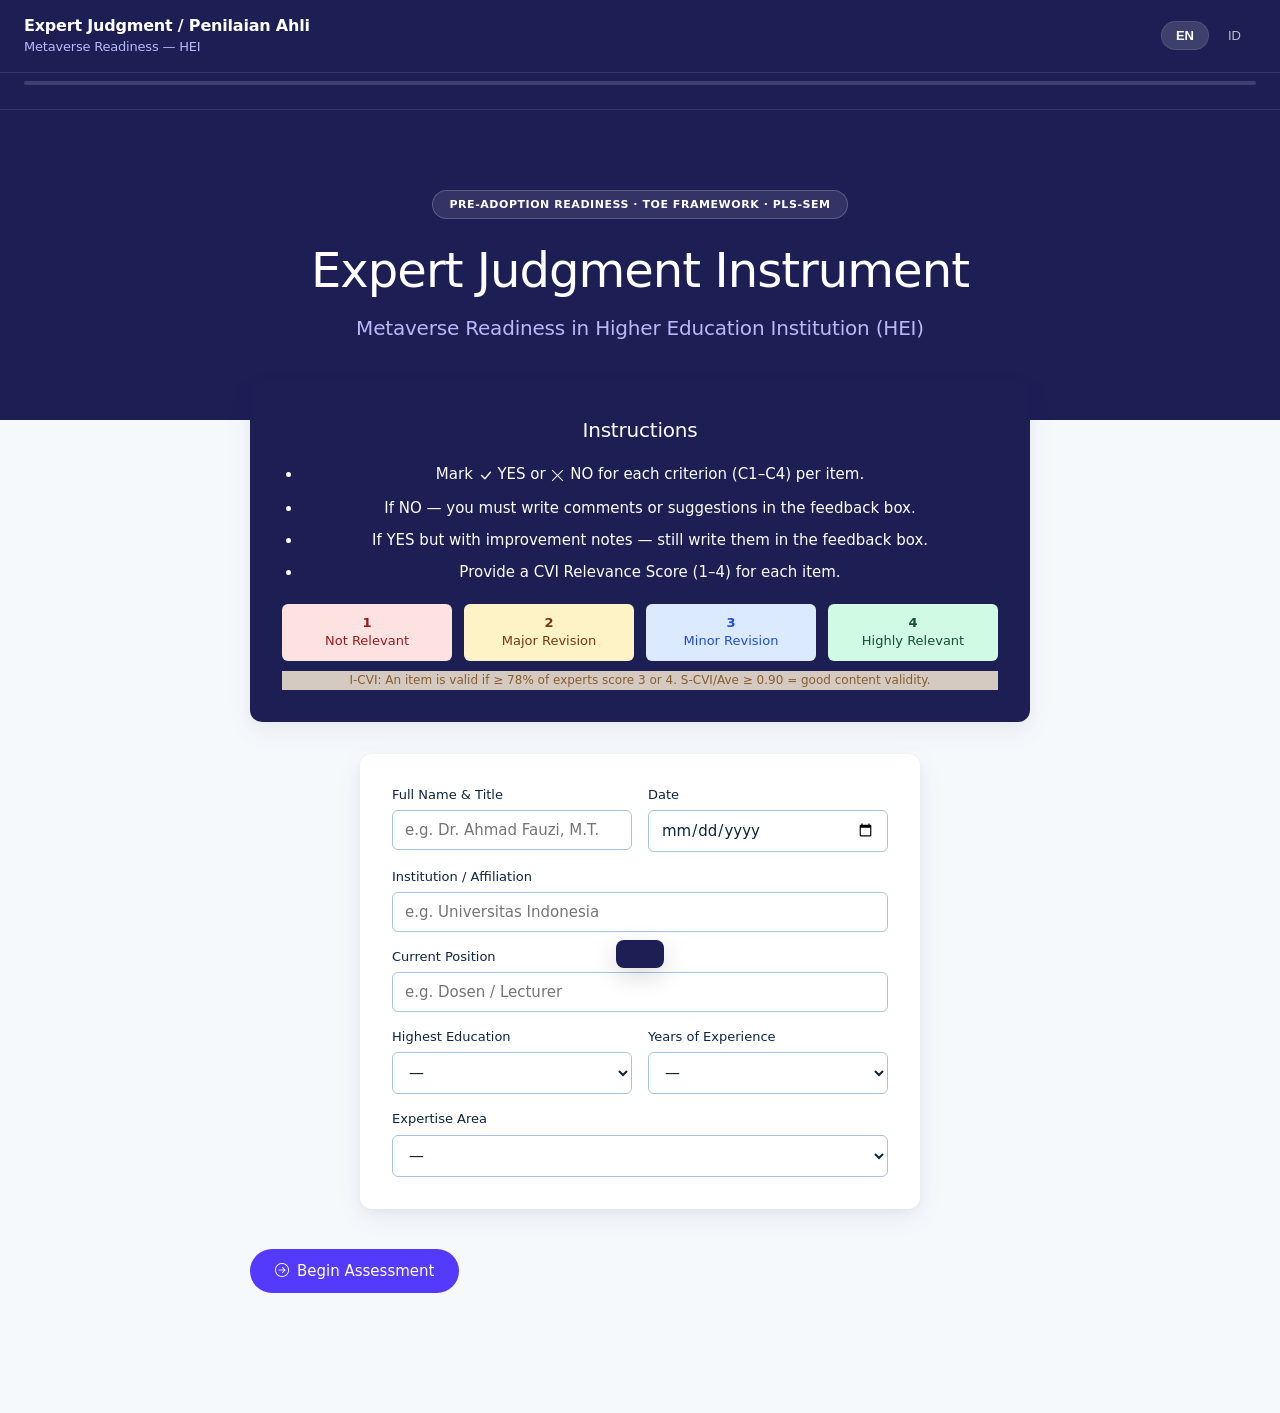
<file: expert.html>
<!DOCTYPE html>
<html lang="en">
<head>
<meta charset="UTF-8">
<meta name="viewport" content="width=device-width, initial-scale=1.0">
<title>Expert Judgment — Metaverse Readiness HEI</title>
<link href="https://fonts.googleapis.com/css2?family=DM+Serif+Display:ital@0;1&family=DM+Sans:wght@300;400;500;600&display=swap" rel="stylesheet">
<link rel="stylesheet" href="https://cdn.jsdelivr.net/npm/bootstrap-icons@1.11.1/font/bootstrap-icons.css">
<script src="config.js"></script>
<style>
/* ── Reset & Variables (Stripe Design System) ───────────────────────── */
*, *::before, *::after { box-sizing: border-box; margin: 0; padding: 0; }

:root {
  --primary: #533afd;
  --primary-press: #2e2b8c;
  --primary-subdued: #b9b9f9;
  --primary-deep: #4434d4;
  --brand-dark: #1c1e54;
  --ink: #0d253d;
  --ink-secondary: #273951;
  --ink-mute: #64748d;
  --canvas: #ffffff;
  --canvas-soft: #f6f9fc;
  --canvas-cream: #f5e9d4;
  --hairline: #e3e8ee;
  --hairline-input: #a8c3de;
  --ruby: #ea2261;
  --green: #15803D;
  --amber: #9b6829;
  --yes-bg: #F0FFF4;
  --no-bg: #FFF1F2;
  /* Specific Dimension colors unified to Stripe palette, or we can use slight tints */
  --T: var(--primary);
  --O: var(--primary-deep);
  --E: var(--brand-dark);
  --purple: var(--ruby);
  --border: var(--hairline);
  --text: var(--ink);
  --bg: var(--canvas-soft);
  --card: var(--canvas);
}

body {
  font-family: -apple-system, BlinkMacSystemFont, 'SF Pro Display', system-ui, sans-serif;
  background: var(--bg);
  color: var(--text);
  min-height: 100vh;
  font-feature-settings: "ss01";
  line-height: 1.4;
  -webkit-font-smoothing: antialiased;
}

/* ── Layout ─────────────────────────────────────────────────────────── */
.shell {
  max-width: 860px;
  margin: 0 auto;
  padding: 0 16px 80px;
  position: relative;
  z-index: 10;
}

body::before {
  content: "";
  position: absolute;
  top: 0; left: 0; right: 0;
  height: 420px;
  background: var(--brand-dark);
  z-index: 0;
}

/* ── Top bar ─────────────────────────────────────────────────────────── */
.topbar {
  background: var(--brand-dark);
  color: var(--canvas);
  padding: 16px 24px;
  display: flex;
  align-items: center;
  justify-content: space-between;
  position: sticky;
  top: 0;
  z-index: 100;
  border-bottom: 1px solid rgba(255,255,255,0.1);
}
.topbar-title { 
  font-size: 16px; 
  font-weight: 600;
  line-height: 1.3; 
  letter-spacing: -0.2px;
}
.topbar-title span { 
  display: block; 
  font-weight: 400; 
  font-size: 13px; 
  color: var(--primary-subdued); 
  margin-top: 2px; 
}
.lang-toggle { display: flex; gap: 4px; }
.lang-btn {
  padding: 6px 14px; 
  border-radius: 9999px; 
  border: 1px solid transparent;
  background: transparent; 
  color: rgba(255,255,255,0.7); 
  font-size: 13px; 
  font-weight: 500;
  cursor: pointer; 
  transition: all .2s;
}
.lang-btn.active { 
  background: rgba(255,255,255,0.15); 
  color: var(--canvas); 
  font-weight: 600; 
  border-color: rgba(255,255,255,0.1);
}

/* ── Progress bar ────────────────────────────────────────────────────── */
.progress-wrap { 
  background: var(--brand-dark); 
  padding: 8px 24px 16px; 
  position: sticky; 
  top: 65px; 
  z-index: 99; 
  border-bottom: 1px solid rgba(255,255,255,0.1);
}
.progress-bar-bg { 
  background: rgba(255,255,255,0.15); 
  border-radius: 99px; 
  height: 4px; 
}
.progress-bar-fill { 
  height: 100%; 
  border-radius: 99px; 
  background: var(--primary-subdued); 
  transition: width .4s ease; 
}
.progress-label { 
  color: var(--primary-subdued); 
  font-size: 11px; 
  margin-top: 8px; 
  font-weight: 500;
  text-transform: uppercase;
  letter-spacing: 0.5px;
}

/* ── Cover / Intro ───────────────────────────────────────────────────── */
.cover {
  text-align: center;
  padding: 80px 24px 40px;
  position: relative;
  z-index: 10;
}
.cover-badge {
  display: inline-block;
  background: rgba(255,255,255,0.1);
  color: var(--canvas);
  border: 1px solid rgba(255,255,255,0.2);
  font-size: 11px;
  letter-spacing: 0.05em;
  text-transform: uppercase;
  padding: 6px 16px;
  border-radius: 9999px;
  margin-bottom: 24px;
  font-weight: 600;
}
.cover h1 {
  font-size: 48px;
  font-weight: 300;
  color: var(--canvas);
  line-height: 1.15;
  letter-spacing: -0.96px;
  margin-bottom: 16px;
}
.cover h2 {
  font-size: 20px;
  font-weight: 300;
  color: var(--primary-subdued);
  line-height: 1.4;
  letter-spacing: -0.2px;
  margin-bottom: 40px;
}
.cover-meta {
  display: grid;
  grid-template-columns: 1fr 1fr;
  gap: 16px;
  max-width: 560px;
  margin: 0 auto 40px;
  text-align: left;
  background: var(--canvas);
  padding: 32px;
  border-radius: 12px;
  box-shadow: rgba(0,55,112,0.08) 0 8px 24px, rgba(0,55,112,0.04) 0 2px 6px;
}
.cover-meta label { 
  font-size: 13px; 
  color: var(--ink); 
  font-weight: 500; 
  margin-bottom: 6px; 
  display: block; 
}
.cover-meta input, .cover-meta select {
  width: 100%;
  padding: 10px 12px;
  border: 1px solid var(--hairline-input);
  border-radius: 6px;
  font-family: inherit;
  font-size: 15px;
  background: var(--canvas);
  color: var(--ink);
  transition: all .2s;
}
.cover-meta input:focus, .cover-meta select:focus {
  outline: none; 
  border-color: var(--primary);
  box-shadow: 0 0 0 3px rgba(83, 58, 253, 0.15);
}
.cover-meta .full { grid-column: 1/-1; }

/* ── Instructions box ────────────────────────────────────────────────── */
.instr-box {
  background: var(--brand-dark);
  color: var(--canvas);
  border-radius: 12px;
  padding: 32px;
  margin: 0 0 32px;
  font-size: 15px;
  line-height: 1.6;
  box-shadow: rgba(0,55,112,0.08) 0 8px 24px;
}
.instr-box h3 { 
  font-size: 20px; 
  font-weight: 300; 
  margin-bottom: 16px; 
  letter-spacing: -0.2px;
}
.instr-box li { margin-left: 20px; margin-bottom: 8px; }
.scale-grid {
  display: grid; grid-template-columns: repeat(4,1fr); gap: 12px; margin-top: 20px;
}
.scale-chip {
  border-radius: 6px; padding: 10px; text-align: center;
  font-size: 13px; font-weight: 500; line-height: 1.4;
  background: rgba(255,255,255,0.1);
}

/* ── Section header ──────────────────────────────────────────────────── */
.section-hdr {
  border-radius: 8px;
  padding: 16px 20px;
  margin: 40px 0 20px;
  color: var(--canvas);
  font-weight: 500;
  font-size: 16px;
  letter-spacing: 0;
  background: var(--brand-dark);
}
.dim-T { background: var(--primary); }
.dim-O { background: var(--primary-deep); }
.dim-E { background: var(--ink-secondary); }
.dim-DV { background: var(--brand-dark); }
.dim-overall { background: var(--brand-dark); }

/* ── Construct sub-header ────────────────────────────────────────────── */
.con-hdr {
  border-radius: 8px;
  padding: 12px 16px;
  margin: 24px 0 12px;
  font-size: 15px;
  font-weight: 600;
  color: var(--ink);
  background: var(--hairline);
  display: flex;
  align-items: baseline;
  gap: 10px;
}
.con-hdr .con-def {
  font-weight: 400;
  font-size: 13px;
  color: var(--ink-mute);
  display: block;
  margin-top: 4px;
  line-height: 1.5;
}

/* ── Item card ───────────────────────────────────────────────────────── */
.item-card {
  background: var(--card);
  border: 1px solid var(--border);
  border-radius: 12px;
  padding: 24px;
  margin-bottom: 16px;
  transition: box-shadow .2s, border-color .2s;
  box-shadow: rgba(0,55,112,0.08) 0 1px 3px;
}
.item-card:hover { box-shadow: rgba(0,55,112,0.08) 0 8px 24px, rgba(0,55,112,0.04) 0 2px 6px; }
.item-card.answered { border-color: var(--primary); }
.item-card.error-state { border-color: var(--ruby); box-shadow: 0 0 0 3px rgba(234, 34, 97, 0.1); }

.item-code { 
  display: inline-block;
  background: var(--canvas-soft);
  padding: 4px 8px;
  border-radius: 6px;
  font-size: 11px; 
  font-weight: 600; 
  letter-spacing: 0.05em; 
  color: var(--ink-mute); 
  margin-bottom: 12px; 
}
.item-name { font-weight: 500; font-size: 18px; color: var(--ink); margin-bottom: 8px; letter-spacing: -0.2px; }
.item-def  { 
  font-size: 14px; 
  color: var(--ink-mute); 
  line-height: 1.6; 
  margin-bottom: 20px; 
  padding: 12px 16px; 
  background: var(--canvas-soft); 
  border-radius: 8px; 
  border-left: 3px solid var(--primary-subdued); 
}
.item-def strong { color: var(--ink); font-size: 11px; text-transform: uppercase; letter-spacing: 0.05em; display: block; margin-bottom: 4px; font-weight: 600; }

/* ── Criteria grid ───────────────────────────────────────────────────── */
.criteria-table {
  width: 100%;
  border-collapse: separate;
  border-spacing: 0;
  margin-bottom: 0;
  border: 1px solid var(--border);
  border-radius: 8px;
  overflow: hidden;
}
.criteria-table thead th {
  background: var(--canvas-soft); 
  color: var(--ink-mute);
  font-size: 11px; 
  text-transform: uppercase;
  letter-spacing: 0.05em;
  font-weight: 600; 
  padding: 12px 16px; 
  text-align: left;
  border-bottom: 1px solid var(--border);
}
.criteria-table thead th.th-yn  { text-align: center; width: 140px; }
.criteria-table thead th.th-fb  { width: 42%; }
.criteria-table tr { }
.criteria-table tbody tr td { border-bottom: 1px solid var(--border); }
.criteria-table tbody tr:last-child td { border-bottom: none; }
.criteria-table tbody tr:nth-child(even) td { background: var(--canvas-soft); }
.criteria-table tbody tr:nth-child(odd)  td { background: var(--canvas); }

.crit-cell { padding: 16px; vertical-align: top; }
.crit-cell .criterion-label { font-size: 14px; font-weight: 600; color: var(--ink); margin-bottom: 6px; }
.crit-cell .criterion-q { font-size: 13px; color: var(--ink-mute); line-height: 1.5; }

.yn-cell { padding: 16px 12px; text-align: center; vertical-align: middle; border-left: 1px solid var(--border); border-right: 1px solid var(--border); }
.yn-stack { display: flex; flex-direction: column; gap: 8px; align-items: center; }
.yn-btn {
  width: 110px; 
  padding: 8px 16px; 
  border-radius: 9999px; 
  border: 1px solid var(--border);
  background: var(--canvas); 
  cursor: pointer; 
  font-family: inherit;
  font-size: 13px; 
  font-weight: 500; 
  transition: all .2s;
  display: flex; align-items: center; justify-content: center; gap: 6px;
}
.yn-btn.yes { color: var(--ink); }
.yn-btn.yes.active { background: var(--primary); border-color: var(--primary); color: var(--canvas); }
.yn-btn.no  { color: var(--ink); }
.yn-btn.no.active  { background: var(--brand-dark); border-color: var(--brand-dark); color: var(--canvas); }
.yn-btn:hover:not(.active) { background: var(--canvas-soft); }

.fb-cell { padding: 16px; vertical-align: top; }
.fb-cell .fb-prompt { font-size: 11px; color: var(--ink-mute); margin-bottom: 8px; font-weight: 500; }
.fb-cell textarea {
  width: 100%; 
  padding: 10px 12px; 
  border: 1px solid var(--hairline-input);
  border-radius: 6px; 
  font-family: inherit; 
  font-size: 13px;
  resize: vertical; 
  min-height: 70px; 
  background: var(--canvas);
  transition: all .2s; 
  color: var(--ink); 
  line-height: 1.5;
}
.fb-cell textarea:focus { 
  outline: none; 
  border-color: var(--primary);
  box-shadow: 0 0 0 3px rgba(83, 58, 253, 0.15);
}

.addl-row td { background: var(--canvas-cream) !important; }
.addl-label { font-size: 14px; font-weight: 600; color: var(--amber); margin-bottom: 4px; }
.addl-sub   { font-size: 13px; color: var(--ink-mute); margin-bottom: 12px; }

/* ── CVI score ───────────────────────────────────────────────────────── */
.cvi-row {
  display: flex; align-items: center; gap: 16px; flex-wrap: wrap;
  margin-bottom: 20px;
  padding: 16px;
  background: var(--canvas-soft);
  border-radius: 8px;
}
.cvi-label { font-size: 14px; font-weight: 600; color: var(--ink); }
.cvi-btns  { display: flex; gap: 8px; }
.cvi-btn {
  width: 44px; height: 44px; 
  border-radius: 9999px; 
  border: 1px solid var(--border);
  background: var(--canvas); 
  cursor: pointer; 
  font-family: inherit;
  font-size: 16px; 
  font-weight: 500; 
  transition: all .2s;
  font-feature-settings: "tnum";
}
.cvi-btn[data-val="1"].active { background: var(--ruby); border-color: var(--ruby); color: var(--canvas); }
.cvi-btn[data-val="2"].active { background: var(--amber); border-color: var(--amber); color: var(--canvas); }
.cvi-btn[data-val="3"].active { background: var(--primary-deep); border-color: var(--primary-deep); color: var(--canvas); }
.cvi-btn[data-val="4"].active { background: var(--primary); border-color: var(--primary); color: var(--canvas); }
.cvi-btn:hover:not(.active) { background: var(--canvas-soft); border-color: var(--hairline-input); }

/* ── Overall section ─────────────────────────────────────────────────── */
.overall-q {
  background: var(--card); border: 1px solid var(--border);
  border-radius: 12px; padding: 24px; margin-bottom: 16px;
  box-shadow: rgba(0,55,112,0.08) 0 1px 3px;
}
.overall-q p { font-size: 15px; margin-bottom: 16px; color: var(--ink); font-weight: 500; }
.overall-q .radio-opts { display: flex; flex-direction: column; gap: 8px; }
.radio-opt {
  display: flex; align-items: flex-start; gap: 12px;
  padding: 12px 16px; border: 1px solid var(--border);
  border-radius: 8px; cursor: pointer; transition: all .2s;
}
.radio-opt:hover { background: var(--canvas-soft); }
.radio-opt.selected { background: var(--canvas-soft); border-color: var(--primary); box-shadow: 0 0 0 1px var(--primary); }
.radio-opt input[type=radio] { margin-top: 3px; accent-color: var(--primary); }
.radio-opt span { font-size: 14px; line-height: 1.5; color: var(--ink); }

.final-decision { display: flex; flex-direction: column; gap: 12px; }
.decision-btn {
  padding: 16px 20px; border-radius: 8px; border: 1px solid var(--border);
  background: var(--card); text-align: left; cursor: pointer; font-family: inherit;
  font-size: 15px; font-weight: 500; transition: all .2s; display: flex; align-items: center; gap: 12px;
}
.decision-btn.d0.selected { background: var(--yes-bg); border-color: var(--green); color: var(--green); }
.decision-btn.d1.selected { background: var(--canvas-soft); border-color: var(--primary); color: var(--primary); }
.decision-btn.d2.selected { background: var(--canvas-cream); border-color: var(--amber); color: var(--amber); }
.decision-btn.d3.selected { background: var(--no-bg); border-color: var(--ruby); color: var(--ruby); }
.decision-btn:hover:not(.selected) { background: var(--canvas-soft); }

/* ── Navigation ──────────────────────────────────────────────────────── */
.nav-bar {
  display: flex; align-items: center; justify-content: space-between;
  margin: 48px 0 0; gap: 16px;
}
.nav-btn {
  padding: 12px 24px; border-radius: 9999px; border: 1px solid transparent; cursor: pointer;
  font-family: inherit; font-size: 15px; font-weight: 500;
  transition: all .2s; display: flex; align-items: center; gap: 8px;
}
.nav-prev { background: var(--canvas-soft); color: var(--ink); border-color: var(--border); }
.nav-prev:hover { background: var(--hairline); }
.nav-next { background: var(--primary); color: var(--canvas); }
.nav-next:hover { background: var(--primary-press); }
.nav-next:disabled { opacity: .5; cursor: not-allowed; }
.nav-submit { background: var(--brand-dark); color: var(--canvas); }
.nav-submit:hover { opacity: 0.9; }

.page-indicator { font-size: 14px; color: var(--ink-mute); text-align: center; font-feature-settings: "tnum"; }

/* ── Toast ───────────────────────────────────────────────────────────── */
.toast {
  position: fixed; bottom: 32px; left: 50%; transform: translateX(-50%) translateY(100px);
  background: var(--brand-dark); color: var(--canvas); padding: 14px 24px; border-radius: 8px;
  font-size: 14px; font-weight: 500; z-index: 999; transition: transform .3s ease;
  box-shadow: 0 8px 24px rgba(0,0,0,0.15); max-width: 90vw; text-align: center;
}
.toast.show { transform: translateX(-50%) translateY(0); }
.toast.success { background: var(--primary); }
.toast.error   { background: var(--ruby); }

/* ── Thank you screen ──────────────────────────────────────────────── */
.thankyou { 
  text-align: center; 
  padding: 80px 24px; 
  display: flex;
  flex-direction: column;
  align-items: center;
  justify-content: center;
}
.thankyou-card {
  background: var(--canvas);
  border: 1px solid var(--border);
  border-radius: 16px;
  padding: 48px 40px;
  max-width: 480px;
  width: 100%;
  box-shadow: rgba(0,55,112,0.08) 0 8px 24px, rgba(0,55,112,0.04) 0 2px 6px;
}
.thankyou-card .check-icon { 
  width: 64px; height: 64px;
  border-radius: 50%;
  background: var(--primary);
  color: var(--canvas);
  display: flex; align-items: center; justify-content: center;
  margin: 0 auto 24px;
  font-size: 32px;
}
.thankyou-card h2 { 
  font-size: 28px; 
  font-weight: 500; 
  letter-spacing: -0.56px; 
  color: var(--ink); 
  margin-bottom: 12px; 
}
.thankyou-card p { 
  color: var(--ink-mute); 
  font-size: 15px; 
  max-width: 360px; 
  margin: 0 auto; 
  line-height: 1.6; 
}
.thankyou-card .thankyou-divider {
  width: 48px; height: 2px;
  background: var(--hairline);
  margin: 24px auto;
}
.thankyou-card .thankyou-meta {
  font-size: 12px;
  color: var(--ink-mute);
  text-transform: uppercase;
  letter-spacing: 0.05em;
  font-weight: 500;
}

/* ── Misc ────────────────────────────────────────────────────────────── */
.hidden { display: none !important; }
.note-box {
  border-radius: 8px; padding: 12px 16px; font-size: 14px;
  line-height: 1.5; margin-bottom: 16px; font-weight: 500;
}
.note-neg  { background: var(--no-bg); color: var(--ruby); }
.note-dv   { background: var(--canvas-soft); color: var(--primary); }
.note-icvi { background: var(--canvas-cream); color: var(--amber); }

/* ── Typography Tabular ──────────────────────────────────────────────── */
.tabular-data { font-feature-settings: "tnum"; letter-spacing: -0.42px; }

/* ── Bootstrap Icon Tweaks ──────────────────────────────────────────── */
.bi { vertical-align: -0.125em; font-style: normal; }
.yn-btn .bi { font-size: 14px; }
.nav-btn .bi { font-size: 14px; }
.decision-btn .bi { font-size: 18px; flex-shrink: 0; }
.note-box .bi { font-size: 16px; margin-right: 4px; }
.thankyou .check .bi { font-size: 64px; }

/* ── Card Micro-lift on Hover ───────────────────────────────────────── */
.item-card { transition: box-shadow .2s, border-color .2s, transform .2s; }
.item-card:hover { transform: translateY(-2px); }
.overall-q { transition: box-shadow .2s, transform .2s; }
.overall-q:hover { transform: translateY(-1px); box-shadow: rgba(0,55,112,0.08) 0 8px 24px; }
</style>
</head>
<body>

<!-- Top bar -->
<div class="topbar">
  <div class="topbar-title">
    Expert Judgment / Penilaian Ahli
    <span>Metaverse Readiness — HEI</span>
  </div>
  <div class="lang-toggle">
    <button class="lang-btn active" onclick="setLang('en')" id="btn-en">EN</button>
    <button class="lang-btn" onclick="setLang('id')" id="btn-id">ID</button>
  </div>
</div>

<!-- Progress -->
<div class="progress-wrap">
  <div class="progress-bar-bg"><div class="progress-bar-fill" id="prog-fill" style="width:0%"></div></div>
  <div class="progress-label" id="prog-label">Step 1 of 11</div>
</div>

<!-- Main content -->
<div class="shell" id="app"></div>
<div class="toast" id="toast"></div>

<script>
// ═══════════════════════════════════════════════════════════════════════
// DATA
// ═══════════════════════════════════════════════════════════════════════
const T = {
  en: {
    title: "Expert Judgment Instrument",
    subtitle: "Metaverse Readiness in Higher Education Institution (HEI)",
    badge: "Pre-Adoption Readiness · TOE Framework · PLS-SEM",
    start: '<i class="bi bi-arrow-right-circle"></i> Begin Assessment',
    prev: '<i class="bi bi-chevron-left"></i> Previous',
    next: 'Next <i class="bi bi-chevron-right"></i>',
    submit: "Submit",
    pageOf: (a,b) => `Page ${a} of ${b}`,
    defLabel: "Definition:",
    cviLabel: "CVI Relevance Score:",
    cviScale: ["Not Relevant","Major Revision","Minor Revision","Highly Relevant"],
    fbLabel: "Comments / Suggestions (required if NO):",
    fbLabelAddl: "Additional Notes / Expert Suggestions",
    fbSubAddl: "Proposed wording changes, more appropriate references, or other notes:",
    fbPhC1: "If NO, why?",
    fbPhC2: "Wording improvement suggestions:",
    fbPhC3: "If NO, what is your suggestion?",
    fbPhC4: "If NO, which construct would be more appropriate?",
    thCriteria: "Assessment Criteria",
    thAssessment: "Expert Assessment",
    thComments: "Comments / Reasons",
    fbPlaceholder: "Write your comments or suggestions here...",
    yes: '<i class="bi bi-check-lg"></i> YES', no: '<i class="bi bi-x-lg"></i> NO',
    c1Label: "C1. Content Relevance",
    c2Label: "C2. Clarity of Wording",
    c3Label: "C3. HEI Context Fit",
    c4LabelFn: code => `C4. Fit with [${code}]`,
    c1Q: "Is this item relevant and important for measuring this construct?",
    c2Q: "Is the wording clear, unambiguous, and understandable by HEI officials?",
    c3Q: "Can this be answered from an institutional perspective without direct metaverse experience?",
    c4QFn: (code,name) => `Is this item thematically appropriate under '${code} — ${name}'?`,
    overallTitle: "Overall Model Assessment",
    overallQ1: "The hierarchical model structure (Dimension → Construct → Item) is logical for a metaverse readiness framework.",
    overallQ2: "The three dimensions (Technology, Organization, Environment Readiness) adequately cover critical readiness aspects.",
    overallQ3: "The six constructs sufficiently represent all important aspects to be measured.",
    overallQ4: "The items are overall appropriate for the Indonesian HEI institutional context.",
    overallQ5: "The language used is easily understood by HEI structural officials.",
    overallQ6: "The total number of items (33) is proportional and manageable for respondents.",
    finalTitle: "Final Decision",
    finalOpts: [
      '<i class="bi bi-check-circle"></i> SUITABLE — All items are valid and clear; no revision needed.',
      '<i class="bi bi-pencil-square"></i> SUITABLE with minor revisions — Some items need minor wording adjustments.',
      '<i class="bi bi-exclamation-triangle"></i> MAJOR REVISION REQUIRED — Some items or constructs need substantial changes.',
      '<i class="bi bi-x-circle"></i> NOT SUITABLE — The questionnaire needs to be rebuilt.'
    ],
    noteFinal: "Additional notes / general recommendations:",
    noteFinalPh: "Any additional comments not covered above...",
    noteNeg: '<i class="bi bi-exclamation-triangle"></i> TRP items are NEGATIVE toward Technology Readiness. Score YES on C1 means you agree the item appropriately measures risk perception — not that such conditions are desirable.',
    noteDV: '<i class="bi bi-info-circle"></i> MR items are HOLISTIC/GLOBAL items, distinct from all predictor items. Assess whether these four items represent comprehensive institutional readiness without overlapping predictor items.',
    noteIcvi: "I-CVI: An item is valid if ≥ 78% of experts score 3 or 4. S-CVI/Ave ≥ 0.90 = good content validity.",
    profileFields: ["Full Name & Title","Institution / Affiliation","Current Position","Expertise Area","Highest Education","Years of Experience","Date"],
    expertiseOpts: ["Information Systems / Educational Technology","Higher Education Management","VR / AR / Metaverse in Education","Quantitative Research / PLS-SEM","HEI IT Practitioner","Other"],
    eduOpts: ["Master's (S2)","Doctorate (S3)","Professor"],
    expOpts: ["5–10 years","10–15 years","> 15 years"],
    instrTitle: "Instructions",
    instrItems: [
      'Mark <i class="bi bi-check-lg"></i> YES or <i class="bi bi-x-lg"></i> NO for each criterion (C1–C4) per item.',
      "If NO — you must write comments or suggestions in the feedback box.",
      "If YES but with improvement notes — still write them in the feedback box.",
      "Provide a CVI Relevance Score (1–4) for each item.",
    ],
    thankyouTitle: "Thank you!",
    thankyouMsg: "Your expert assessment has been submitted successfully. Your input is invaluable for improving this research instrument.",
    submitting: "Submitting...",
    errRequired: "Please complete all required fields before continuing.",
    errProfile: "Please fill in all profile fields before continuing.",
    successMsg: "Assessment submitted successfully!",
    errorMsg: "Submission failed. Please try again or contact the researcher.",
    dimLabels: { T:"Technology Readiness", O:"Organization Readiness", E:"Environment Readiness", DV:"Dependent Variable" },
  },
  id: {
    title: "Instrumen Expert Judgment",
    subtitle: "Kesiapan Metaverse pada Institusi Pendidikan Tinggi (HEI)",
    badge: "Pre-Adoption Readiness · TOE Framework · PLS-SEM",
    start: '<i class="bi bi-arrow-right-circle"></i> Mulai Penilaian',
    prev: '<i class="bi bi-chevron-left"></i> Sebelumnya',
    next: 'Selanjutnya <i class="bi bi-chevron-right"></i>',
    submit: "Kirim",
    pageOf: (a,b) => `Halaman ${a} dari ${b}`,
    defLabel: "Definisi:",
    cviLabel: "Skor Relevansi CVI:",
    cviScale: ["Tidak Relevan","Revisi Mayor","Revisi Minor","Sangat Relevan"],
    fbLabel: "Komentar / Saran (wajib jika TIDAK):",
    fbLabelAddl: "Catatan Tambahan / Saran Ahli",
    fbSubAddl: "Usulan perubahan redaksi, referensi yang lebih tepat, atau catatan lain:",
    fbPhC1: "Jika TIDAK, mengapa?",
    fbPhC2: "Saran perbaikan redaksi:",
    fbPhC3: "Jika TIDAK, bagaimana saran Anda?",
    fbPhC4: "Jika TIDAK, lebih tepat di konstruk mana?",
    thCriteria: "Kriteria Penilaian",
    thAssessment: "Penilaian Ahli",
    thComments: "Komentar / Alasan",
    fbPlaceholder: "Tuliskan komentar atau saran Anda di sini...",
    yes: '<i class="bi bi-check-lg"></i> YA', no: '<i class="bi bi-x-lg"></i> TIDAK',
    c1Label: "C1. Relevansi Konten",
    c2Label: "C2. Kejelasan Redaksi",
    c3Label: "C3. Kesesuaian Konteks HEI",
    c4LabelFn: code => `C4. Kesesuaian [${code}]`,
    c1Q: "Apakah item ini relevan dan penting untuk mengukur konstruk ini?",
    c2Q: "Apakah redaksi jelas, tidak ambigu, dan mudah dipahami pejabat HEI?",
    c3Q: "Apakah dapat dijawab dari perspektif institusional tanpa pengalaman langsung dengan platform metaverse?",
    c4QFn: (code,name) => `Apakah item ini tematik sesuai di bawah konstruk '${code} — ${name}'?`,
    overallTitle: "Penilaian Model Keseluruhan",
    overallQ1: "Struktur hierarki model (Dimensi → Konstruk → Item) sudah logis sebagai kerangka kesiapan metaverse.",
    overallQ2: "Tiga dimensi (Technology, Organization, Environment Readiness) sudah cukup mewakili aspek kritis kesiapan.",
    overallQ3: "Enam konstruk sudah cukup mewakili seluruh aspek penting yang perlu diukur.",
    overallQ4: "Item-item secara keseluruhan sudah sesuai konteks institusi HEI di Indonesia.",
    overallQ5: "Bahasa yang digunakan mudah dipahami oleh pejabat struktural HEI.",
    overallQ6: "Jumlah total item (33) sudah proporsional dan tidak memberatkan responden.",
    finalTitle: "Keputusan Akhir",
    finalOpts: [
      '<i class="bi bi-check-circle"></i> LAYAK — Semua item valid dan jelas; tidak perlu revisi.',
      '<i class="bi bi-pencil-square"></i> LAYAK dengan revisi minor — Sebagian item perlu perbaikan redaksi kecil.',
      '<i class="bi bi-exclamation-triangle"></i> PERLU REVISI MAYOR — Beberapa item atau konstruk perlu diubah secara substansial.',
      '<i class="bi bi-x-circle"></i> TIDAK LAYAK — Kuesioner perlu dibangun ulang.'
    ],
    noteFinal: "Catatan umum / saran akhir:",
    noteFinalPh: "Tambahkan masukan umum yang belum tercakup...",
    noteNeg: '<i class="bi bi-exclamation-triangle"></i> Item TRP bersifat NEGATIF terhadap Technology Readiness. Skor YA pada C1 berarti Anda setuju item ini tepat mengukur persepsi risiko — bukan berarti kondisi tersebut diinginkan.',
    noteDV: '<i class="bi bi-info-circle"></i> Item MR adalah penilaian HOLISTIK/GLOBAL yang berbeda dari item prediktor. Nilai apakah keempat item ini cukup mewakili kesiapan menyeluruh TANPA tumpang tindih dengan item prediktor.',
    noteIcvi: "I-CVI: Item valid jika ≥ 78% expert memberi skor 3 atau 4. S-CVI/Ave ≥ 0.90 = model memiliki content validity yang baik.",
    profileFields: ["Nama Lengkap & Gelar","Instansi / Afiliasi","Jabatan Saat Ini","Bidang Keahlian","Pendidikan Tertinggi","Pengalaman","Tanggal Pengisian"],
    expertiseOpts: ["Information Systems / Educational Technology","Manajemen Pendidikan Tinggi","Teknologi VR / AR / Metaverse dalam Pendidikan","Metodologi Kuantitatif / PLS-SEM","Praktisi IT Perguruan Tinggi","Lainnya"],
    eduOpts: ["S2 (Master)","S3 (Doktor)","Profesor"],
    expOpts: ["5–10 tahun","10–15 tahun","> 15 tahun"],
    instrTitle: "Petunjuk Pengisian",
    instrItems: [
      'Beri tanda <i class="bi bi-check-lg"></i> YA atau <i class="bi bi-x-lg"></i> TIDAK untuk setiap kriteria (C1–C4) per item.',
      "Jika TIDAK — wajib menuliskan komentar atau saran pada kotak masukan.",
      "Jika YA tetapi ada catatan perbaikan — tetap tuliskan pada kotak masukan.",
      "Berikan Skor Relevansi CVI (1–4) untuk setiap item.",
    ],
    thankyouTitle: "Terima Kasih!",
    thankyouMsg: "Penilaian ahli Anda telah berhasil dikirim. Masukan Anda sangat berharga untuk penyempurnaan instrumen penelitian ini.",
    submitting: "Mengirim...",
    errRequired: "Harap lengkapi semua kolom yang diperlukan sebelum melanjutkan.",
    errProfile: "Harap lengkapi semua data profil sebelum melanjutkan.",
    successMsg: "Penilaian berhasil dikirim!",
    errorMsg: "Pengiriman gagal. Silakan coba lagi atau hubungi peneliti.",
    dimLabels: { T:"Technology Readiness", O:"Organization Readiness", E:"Environment Readiness", DV:"Variabel Dependen" },
  }
};

// ── Survey structure ──────────────────────────────────────────────────
const CONSTRUCTS = [
  { code:"MTA", name:"Metaverse Technology Awareness", dim:"T",
    def: { en:"The level of knowledge and beliefs of HEI institutions about metaverse technology capabilities and their relevance to academic activities.",
           id:"Tingkat pengetahuan dan keyakinan institusi HEI tentang kapabilitas teknologi metaverse dan relevansinya untuk kegiatan akademik." },
    items: [
      { code:"MTA1", name:"Awareness of Immersive Capability",
        def:{ en:"The degree of institutional understanding of metaverse technology's immersive capabilities in creating virtual environments relevant to academic learning contexts.",
              id:"Derajat pemahaman institusi tentang kemampuan imersif teknologi metaverse dalam menciptakan lingkungan virtual yang relevan untuk konteks pembelajaran akademik." }},
      { code:"MTA2", name:"Awareness of Interaction Features",
        def:{ en:"The institution's belief that metaverse enables adaptive immersion level adjustment according to diverse pedagogical needs in the academic environment.",
              id:"Keyakinan institusi bahwa metaverse memungkinkan pengaturan tingkat imersi yang adaptif sesuai kebutuhan pedagogis yang beragam di lingkungan akademik." }},
      { code:"MTA3", name:"Awareness of Natural Interaction",
        def:{ en:"The institution's understanding of metaverse natural interaction features (gesture, voice, haptic) that support intuitive user engagement in virtual environments.",
              id:"Pemahaman institusi tentang fitur interaksi alami metaverse (gesture, suara, haptic) yang mendukung keterlibatan pengguna secara intuitif dalam lingkungan virtual." }},
      { code:"MTA4", name:"Awareness of Adaptive Capability",
        def:{ en:"The institution's awareness of the contextual adaptive capability of metaverse systems in responding to user needs and situations during academic activities.",
              id:"Kesadaran institusi tentang kemampuan adaptif kontekstual sistem metaverse dalam merespons kebutuhan dan situasi pengguna selama kegiatan akademik." }},
      { code:"MTA5", name:"Awareness of Accessibility",
        def:{ en:"The institution's understanding of cross-device and cross-location access as a key metaverse technology feature to support academic community flexibility.",
              id:"Pemahaman institusi tentang kemampuan akses lintas perangkat dan lokasi sebagai fitur kunci teknologi metaverse untuk mendukung fleksibilitas civitas academica." }},
    ]},
  { code:"TB", name:"Technology Benefits", dim:"T",
    def:{ en:"Expectations of benefits and ease of metaverse implementation in the HEI institutional context.",
          id:"Ekspektasi manfaat dan kemudahan implementasi metaverse dalam konteks institusional HEI." },
    items:[
      { code:"TB1", name:"Performance Expectancy",
        def:{ en:"The institution's expectation that metaverse utilization will significantly improve the quality of learning processes and students' academic achievement.",
              id:"Ekspektasi institusi bahwa pemanfaatan metaverse akan meningkatkan kualitas proses pembelajaran dan capaian akademik mahasiswa secara signifikan." }},
      { code:"TB2", name:"Anticipated Benefits",
        def:{ en:"The institution's projected long-term strategic and competitive benefits anticipated from metaverse integration in higher education.",
              id:"Proyeksi manfaat strategis dan kompetitif jangka panjang yang diantisipasi institusi dari integrasi metaverse dalam pendidikan tinggi." }},
      { code:"TB3", name:"Task Technology Fit",
        def:{ en:"Assessment of the fit between metaverse technology's functional capabilities and the specific academic task characteristics carried out at the institution.",
              id:"Penilaian kesesuaian antara kapabilitas fungsional teknologi metaverse dengan karakteristik tugas akademik spesifik yang dilaksanakan di institusi." }},
      { code:"TB4", name:"Implementation Ease Expectation",
        def:{ en:"The institution's expectations regarding the ease and feasibility of implementing metaverse technology through its available technical resources.",
              id:"Ekspektasi institusi terhadap tingkat kemudahan dan kelayakan implementasi teknologi metaverse oleh sumber daya teknis yang dimiliki." }},
      { code:"TB5", name:"Operational Simplicity Expectation",
        def:{ en:"The expectation that the complexity of daily operational management of metaverse is comparable and not significantly different from the e-learning systems already used.",
              id:"Ekspektasi bahwa kompleksitas pengelolaan operasional harian metaverse setara dan tidak jauh berbeda dari sistem e-learning yang telah digunakan institusi." }},
      { code:"TB6", name:"Trainability Expectation",
        def:{ en:"The expectation of the academic community's ability to learn and master metaverse technology use within a reasonable training duration.",
              id:"Ekspektasi kemampuan civitas academica untuk mempelajari dan menguasai penggunaan teknologi metaverse dalam durasi pelatihan yang reasonable." }},
    ]},
  { code:"TRP", name:"Technology Risk Perception", dim:"T", isNeg:true,
    def:{ en:"HEI institution's perception of risks and concerns regarding metaverse integration.",
          id:"Persepsi risiko dan kekhawatiran institusi HEI terhadap integrasi metaverse." },
    items:[
      { code:"TRP1", name:"Perceived Cyber Risk",
        def:{ en:"The institution's perception of the probability and impact of cybersecurity threats, data breaches, and privacy violations that may arise from metaverse integration.",
              id:"Persepsi institusi terhadap probabilitas dan dampak ancaman keamanan siber, kebocoran data, dan pelanggaran privasi yang mungkin timbul dari integrasi metaverse." }},
      { code:"TRP2", name:"Perceived Adoption Risk",
        def:{ en:"The institution's assessment of potential financial, operational, and reputational risks accompanying metaverse technology implementation.",
              id:"Penilaian institusi terhadap potensi risiko finansial, operasional, dan reputasional yang menyertai implementasi teknologi metaverse." }},
      { code:"TRP3", name:"Risk Barrier to Adoption",
        def:{ en:"Perception of uncertainty about metaverse technology's security and reliability as a factor inhibiting institutional readiness toward metaverse.",
              id:"Persepsi ketidakpastian tentang keamanan dan reliabilitas teknologi metaverse sebagai faktor penghambat kesiapan institusi terhadap metaverse." }},
    ]},
  { code:"OD", name:"Organizational Disposition", dim:"O",
    def:{ en:"HEI institution's collective orientation, attitude, and motivation toward new technologies including metaverse.",
          id:"Orientasi, sikap, dan motivasi kolektif institusi HEI terhadap teknologi baru termasuk metaverse." },
    items:[
      { code:"OD1", name:"Technology Optimism",
        def:{ en:"The institution's collective positive orientation toward new technology, reflecting the belief that technological innovation — including metaverse — provides academic benefits.",
              id:"Orientasi positif kolektif institusi terhadap teknologi baru yang mencerminkan keyakinan bahwa inovasi teknologi — termasuk metaverse — memberi manfaat akademik." }},
      { code:"OD2", name:"Leadership Support",
        def:{ en:"The level of support and commitment from institutional leadership and key stakeholders toward exploring and applying innovative technology in education.",
              id:"Tingkat dukungan dan komitmen pimpinan serta pemangku kepentingan utama institusi terhadap eksplorasi dan penerapan teknologi inovatif dalam pendidikan." }},
      { code:"OD3", name:"Innovation Culture",
        def:{ en:"The degree of institutional organizational culture's openness toward integrating technological innovation in learning and research activities.",
              id:"Derajat keterbukaan budaya organisasional institusi terhadap integrasi inovasi teknologi dalam kegiatan pembelajaran dan penelitian." }},
      { code:"OD4", name:"Hedonic Motivation",
        def:{ en:"The institution's priority in developing attractive and engaging learning experiences, with metaverse viewed as an appropriate medium for achieving this.",
              id:"Prioritas institusi terhadap pengembangan pengalaman belajar yang menarik dan engaging, dengan metaverse dipandang sebagai media yang tepat untuk mewujudkannya." }},
      { code:"OD5", name:"Positive Attitudes",
        def:{ en:"The overall evaluative attitude of institutional stakeholders toward the possibility of using metaverse in the higher education context.",
              id:"Sikap evaluatif keseluruhan pemangku kepentingan institusi terhadap kemungkinan penggunaan metaverse dalam konteks pendidikan tinggi." }},
    ]},
  { code:"IC", name:"Instructional Competence", dim:"O",
    def:{ en:"HEI institution's pedagogical-technological competence and knowledge capacity as a foundation for readiness toward metaverse.",
          id:"Kompetensi pedagogik-teknologi dan kapasitas pengetahuan institusional HEI sebagai fondasi kesiapan terhadap metaverse." },
    items:[
      { code:"IC1", name:"TPACK Capacity",
        def:{ en:"The institution's capacity to integrate Technological Knowledge, Pedagogical Knowledge, and Content Knowledge (TPACK) to support metaverse technology integration.",
              id:"Kapasitas institusi dalam mengintegrasikan Technological Knowledge, Pedagogical Knowledge, dan Content Knowledge (TPACK) untuk mendukung integrasi teknologi metaverse." }},
      { code:"IC2", name:"Faculty Technology Competence",
        def:{ en:"The level of technological competence possessed by lecturers as a foundation for readiness to learn and integrate metaverse in teaching.",
              id:"Tingkat kompetensi teknologi yang dimiliki dosen sebagai fondasi kesiapan untuk mempelajari dan mengintegrasikan metaverse dalam pengajaran." }},
      { code:"IC3", name:"Knowledge Sharing",
        def:{ en:"The availability of culture, processes, and infrastructure that facilitate knowledge exchange about new educational technology among units and faculties.",
              id:"Ketersediaan budaya, proses, dan infrastruktur yang memfasilitasi pertukaran pengetahuan tentang teknologi pendidikan baru antar unit dan fakultas dalam institusi." }},
      { code:"IC4", name:"Knowledge Generation",
        def:{ en:"The institution's R&D capacity in generating new knowledge about digital technology utilization in learning through research and development programs.",
              id:"Kapasitas R&D institusi dalam menghasilkan pengetahuan baru tentang pemanfaatan teknologi digital dalam pembelajaran melalui riset dan program pengembangan." }},
      { code:"IC5", name:"Technology Trust",
        def:{ en:"The institution's level of trust in the reliability, integrity, and security of cloud-based educational technology platforms and virtual environments.",
              id:"Tingkat kepercayaan institusi terhadap keandalan, integritas, dan keamanan platform teknologi pendidikan berbasis cloud dan lingkungan virtual." }},
    ]},
  { code:"ExE", name:"Enabling Environment", dim:"E",
    def:{ en:"External environmental pressures and supporting conditions that influence HEI readiness toward metaverse.",
          id:"Tekanan lingkungan eksternal dan kondisi pendukung yang mempengaruhi kesiapan HEI terhadap metaverse." },
    items:[
      { code:"ExE1", name:"Social Influence",
        def:{ en:"The degree of normative pressure from significant external bodies (government, accreditation agencies, educational associations) that promotes institutional readiness toward metaverse.",
              id:"Derajat tekanan normatif dari lembaga eksternal signifikan (pemerintah, badan akreditasi, dan asosiasi pendidikan) yang mendorong kesiapan institusi terhadap teknologi metaverse." }},
      { code:"ExE2", name:"Herd Behaviour",
        def:{ en:"The institution's tendency to increase its readiness toward metaverse due to the influence of trends adopted by other leading universities (mimetic isomorphism / bandwagon effect).",
              id:"Kecenderungan institusi meningkatkan kesiapannya terhadap metaverse karena pengaruh tren yang sedang dijalankan oleh perguruan tinggi terkemuka lain (mimetic isomorphism / bandwagon effect)." }},
      { code:"ExE3", name:"Industry Trend",
        def:{ en:"The influence of metaverse utilization trends and dynamics by other educational institutions on the institution's strategic readiness considerations.",
              id:"Pengaruh tren dan dinamika pemanfaatan metaverse oleh institusi pendidikan lain terhadap pertimbangan strategis kesiapan institusi." }},
      { code:"ExE4", name:"Facilitating Conditions",
        def:{ en:"The availability and adequacy of external infrastructure supporting metaverse implementation — internet networks, cloud ecosystem, hardware supply chains, and local vendors.",
              id:"Ketersediaan dan kecukupan infrastruktur eksternal pendukung implementasi metaverse — jaringan internet, ekosistem cloud, rantai pasokan hardware, dan vendor lokal." }},
      { code:"ExE5", name:"Government Policy & Support",
        def:{ en:"The adequacy of government policy support, regulatory frameworks, and national funding programs for digital transformation and metaverse utilization in higher education.",
              id:"Kecukupan dukungan kebijakan pemerintah, kerangka regulasi, dan program pendanaan nasional untuk transformasi digital dan pemanfaatan metaverse dalam pendidikan tinggi." }},
    ]},
  { code:"MR", name:"Metaverse Readiness", dim:"DV", isDV:true,
    def:{ en:"Holistic and overall assessment of HEI institution's readiness to adopt metaverse — a dependent variable with global assessment items.",
          id:"Penilaian holistik dan keseluruhan tentang kesiapan institusi HEI untuk mengadopsi metaverse — variabel dependen dengan item penilaian global." },
    items:[
      { code:"MR1", name:"Overall Readiness",
        def:{ en:"Overall holistic assessment of the institution's readiness to adopt metaverse technology in higher education.",
              id:"Penilaian holistik keseluruhan tentang kesiapan institusi untuk mengadopsi teknologi metaverse dalam pendidikan tinggi." }},
      { code:"MR2", name:"Readiness Adequacy",
        def:{ en:"Comprehensive perception of the institution's level of readiness to integrate metaverse into academic processes and activities.",
              id:"Persepsi menyeluruh tentang tingkat kesiapan institusi dalam mengintegrasikan metaverse ke dalam proses dan kegiatan akademik." }},
      { code:"MR3", name:"Comparative Readiness",
        def:{ en:"Comparative assessment of the institution's metaverse adoption readiness compared to other comparable universities.",
              id:"Penilaian komparatif kesiapan adopsi metaverse institusi dibandingkan dengan perguruan tinggi lain yang sebanding." }},
      { code:"MR4", name:"Prerequisite Fulfillment",
        def:{ en:"Assessment of the fulfillment of key prerequisites required to begin metaverse implementation in the institution's learning activities.",
              id:"Penilaian pemenuhan prasyarat-prasyarat utama yang diperlukan untuk memulai implementasi metaverse dalam kegiatan pembelajaran institusi." }},
    ]},
];

// ═══════════════════════════════════════════════════════════════════════
// STATE
// ═══════════════════════════════════════════════════════════════════════
let lang = 'en';
let currentPage = 0; // 0=cover, 1..N=item pages, N+1=overall, N+2=done
let answers = {};    // { itemCode_cx: 'yes'|'no', itemCode_cvi: 1-4, itemCode_fb: str }
let overallAnswers = {}; // { oq1: 'yes'|'no', ... oq6, decision, noteFinal }
let profile = {};

// Build pages: cover + one page per construct + overall
const PAGES = ['cover', ...CONSTRUCTS.map(c=>c.code), 'overall'];
const TOTAL_PAGES = PAGES.length;

// ═══════════════════════════════════════════════════════════════════════
// GOOGLE SHEETS CONFIG (Now in config.js)
// ═══════════════════════════════════════════════════════════════════════

// ═══════════════════════════════════════════════════════════════════════
// HELPERS
// ═══════════════════════════════════════════════════════════════════════
const l = () => T[lang];
const $ = id => document.getElementById(id);
const setLang = code => {
  lang = code;
  $('btn-en').classList.toggle('active', code==='en');
  $('btn-id').classList.toggle('active', code==='id');
  render();
};

function showToast(msg, type='', dur=3000){
  const t=$('toast');
  t.textContent=msg;
  t.className='toast '+(type||'');
  t.classList.add('show');
  setTimeout(()=>t.classList.remove('show'),dur);
}

function updateProgress(){
  const pct = currentPage===0 ? 0 : Math.round((currentPage/TOTAL_PAGES)*100);
  $('prog-fill').style.width = pct+'%';
  const L=l();
  if(currentPage===0) $('prog-label').textContent='';
  else if(currentPage>=TOTAL_PAGES) $('prog-label').textContent='100%';
  else $('prog-label').textContent = L.pageOf(currentPage, TOTAL_PAGES-1) + ` — ${pct}%`;
}

// ═══════════════════════════════════════════════════════════════════════
// ANSWER HELPERS
// ═══════════════════════════════════════════════════════════════════════
function setYN(key, val){
  answers[key]=val;
  render();
}
function setCVI(key, val){
  answers[key]=val;
  render();
}
function getVal(key){ return answers[key]; }

function setOverall(key,val){ overallAnswers[key]=val; render(); }
function getOverall(key){ return overallAnswers[key]; }

// ═══════════════════════════════════════════════════════════════════════
// VALIDATION
// ═══════════════════════════════════════════════════════════════════════
function validateConstruct(code){
  const con = CONSTRUCTS.find(c=>c.code===code);
  if(!con) return true;
  for(const item of con.items){
    if(!answers[item.code+'_c1'] || !answers[item.code+'_c2'] ||
       !answers[item.code+'_c3'] || !answers[item.code+'_c4'] ||
       !answers[item.code+'_cvi']) return false;
  }
  return true;
}
function validateProfile(){
  return profile.name && profile.institution && profile.position &&
         profile.expertise && profile.edu && profile.exp;
}
function validateOverall(){
  if(!overallAnswers.oq1||!overallAnswers.oq2||!overallAnswers.oq3||
     !overallAnswers.oq4||!overallAnswers.oq5||!overallAnswers.oq6) return false;
  if(overallAnswers.decision===undefined) return false;
  return true;
}

// ═══════════════════════════════════════════════════════════════════════
// RENDER
// ═══════════════════════════════════════════════════════════════════════
function render(){
  updateProgress();
  const app = $('app');
  const L=l();

  if(currentPage===0){ renderCover(app,L); return; }
  if(currentPage>=TOTAL_PAGES){ renderDone(app,L); return; }

  const pageKey = PAGES[currentPage];
  if(pageKey==='overall'){ renderOverall(app,L); return; }
  renderConstruct(app, L, pageKey);
}

// ── Cover ─────────────────────────────────────────────────────────────
function renderCover(app, L){
  app.innerHTML = `
    <div class="cover">
      <div class="cover-badge">${L.badge}</div>
      <h1>${L.title}</h1>
      <h2>${L.subtitle}</h2>

      <div class="instr-box">
        <h3>${L.instrTitle}</h3>
        <ul>${L.instrItems.map(i=>`<li>${i}</li>`).join('')}</ul>
        <div class="scale-grid">
          <div class="scale-chip" style="background:#FEE2E2;color:#991B1B"><strong>1</strong><br>${L.cviScale[0]}</div>
          <div class="scale-chip" style="background:#FEF3C7;color:#78350F"><strong>2</strong><br>${L.cviScale[1]}</div>
          <div class="scale-chip" style="background:#DBEAFE;color:#1D4ED8"><strong>3</strong><br>${L.cviScale[2]}</div>
          <div class="scale-chip" style="background:#D1FAE5;color:#14532D"><strong>4</strong><br>${L.cviScale[3]}</div>
        </div>
        <div class="note-icvi" style="margin-top:10px;font-size:12px;opacity:.85">${L.noteIcvi}</div>
      </div>

      <div class="cover-meta">
        <div><label>${L.profileFields[0]}</label>
          <input type="text" value="${profile.name||''}" oninput="profile.name=this.value" placeholder="e.g. Dr. Ahmad Fauzi, M.T.">
        </div>
        <div><label>${L.profileFields[6]}</label>
          <input type="date" value="${profile.date||''}" oninput="profile.date=this.value">
        </div>
        <div class="full"><label>${L.profileFields[1]}</label>
          <input type="text" value="${profile.institution||''}" oninput="profile.institution=this.value" placeholder="e.g. Universitas Indonesia">
        </div>
        <div class="full"><label>${L.profileFields[2]}</label>
          <input type="text" value="${profile.position||''}" oninput="profile.position=this.value" placeholder="e.g. Dosen / Lecturer">
        </div>
        <div><label>${L.profileFields[4]}</label>
          <select onchange="profile.edu=this.value">
            <option value="">—</option>
            ${L.eduOpts.map(o=>`<option value="${o}" ${profile.edu===o?'selected':''}>${o}</option>`).join('')}
          </select>
        </div>
        <div><label>${L.profileFields[5]}</label>
          <select onchange="profile.exp=this.value">
            <option value="">—</option>
            ${L.expOpts.map(o=>`<option value="${o}" ${profile.exp===o?'selected':''}>${o}</option>`).join('')}
          </select>
        </div>
        <div class="full"><label>${L.profileFields[3]}</label>
          <select onchange="profile.expertise=this.value">
            <option value="">—</option>
            ${L.expertiseOpts.map(o=>`<option value="${o}" ${profile.expertise===o?'selected':''}>${o}</option>`).join('')}
          </select>
        </div>
      </div>

      <button class="nav-btn nav-next" onclick="startSurvey()">${L.start}</button>
    </div>`;
}

function startSurvey(){
  if(!validateProfile()){ showToast(l().errProfile,'error'); return; }
  if(!profile.date) profile.date = new Date().toISOString().split('T')[0];
  currentPage=1; render();
  window.scrollTo({top:0,behavior:'smooth'});
}

// ── Construct page ────────────────────────────────────────────────────
function renderConstruct(app, L, code){
  const con = CONSTRUCTS.find(c=>c.code===code);
  const dimColor = 'dim-'+con.dim;
  const dimLabel = L.dimLabels[con.dim]||con.dim;

  let html = `<div class="section-hdr ${dimColor}">`;
  html += `${dimLabel} &nbsp;›&nbsp; <strong>${con.name}</strong> [${con.code}]</div>`;

  if(con.isNeg) html += `<div class="note-box note-neg">${L.noteNeg}</div>`;
  if(con.isDV)  html += `<div class="note-box note-dv">${L.noteDV}</div>`;

  html += `<div style="background:#F0F7FF;border-radius:8px;padding:10px 14px;margin-bottom:16px;font-size:13px;color:#374151;border-left:4px solid #60A5FA">
    <strong style="font-size:11px;text-transform:uppercase;letter-spacing:.05em;color:#1D4ED8">${L.defLabel}</strong>
    ${con.def[lang]}
  </div>`;

  // Items
  con.items.forEach(item=>{
    const answered = ['_c1','_c2','_c3','_c4','_cvi'].every(s=>answers[item.code+s]);
    const CRITERIA = [
      {cKey:'c1', label:L.c1Label, q:L.c1Q,                                  ph:L.fbPhC1},
      {cKey:'c2', label:L.c2Label, q:L.c2Q,                                  ph:L.fbPhC2},
      {cKey:'c3', label:L.c3Label, q:L.c3Q,                                  ph:L.fbPhC3},
      {cKey:'c4', label:L.c4LabelFn(con.code), q:L.c4QFn(con.code,con.name), ph:L.fbPhC4},
    ];
    const criteriaRows = CRITERIA.map(cr=>{
      const key = item.code+'_'+cr.cKey;
      const fbKey = item.code+'_fb_'+cr.cKey;
      const val = answers[key];
      return `<tr>
        <td class="crit-cell">
          <div class="criterion-label">${cr.label}</div>
          <div class="criterion-q">${cr.q}</div>
        </td>
        <td class="yn-cell">
          <div class="yn-stack">
            <button class="yn-btn yes ${val==='yes'?'active':''}" onclick="setYN('${key}','yes')">${L.yes}</button>
            <button class="yn-btn no  ${val==='no' ?'active':''}" onclick="setYN('${key}','no')">${L.no}</button>
          </div>
        </td>
        <td class="fb-cell">
          <div class="fb-prompt">${cr.ph}</div>
          <textarea placeholder="${cr.ph}"
            oninput="answers['${fbKey}']=this.value">${answers[fbKey]||''}</textarea>
        </td>
      </tr>`;
    }).join('');

    html += `<div class="item-card ${answered?'answered':''}" id="card-${item.code}">
      <div class="item-code">${item.code}</div>
      <div class="item-name">${item.name}</div>
      <div class="item-def">
        <strong>${L.defLabel}</strong>
        ${item.def[lang]}
      </div>

      <table class="criteria-table">
        <thead>
          <tr>
            <th>${L.thCriteria}</th>
            <th class="th-yn">${L.thAssessment}</th>
            <th class="th-fb">${L.thComments}</th>
          </tr>
        </thead>
        <tbody>
          ${criteriaRows}
          <tr class="addl-row">
            <td class="crit-cell">
              <div class="addl-label">${L.fbLabelAddl}</div>
              <div class="addl-sub">${L.fbSubAddl}</div>
            </td>
            <td colspan="2" class="fb-cell">
              <textarea placeholder="${L.fbPlaceholder}" rows="3"
                oninput="answers['${item.code}_fb_addl']=this.value">${answers[item.code+'_fb_addl']||''}</textarea>
            </td>
          </tr>
        </tbody>
      </table>

      <div class="cvi-row">
        <span class="cvi-label">${L.cviLabel}</span>
        <div class="cvi-btns">
          ${[1,2,3,4].map(v=>`
            <button class="cvi-btn ${answers[item.code+'_cvi']===v?'active':''}"
              data-val="${v}"
              onclick="setCVI('${item.code+'_cvi'}',${v})"
              title="${v} — ${L.cviScale[v-1]}">${v}</button>
          `).join('')}
        </div>
        ${answers[item.code+'_cvi']?`<span style="font-size:12px;color:var(--muted)">${L.cviScale[answers[item.code+'_cvi']-1]}</span>`:''}
      </div>
    </div>`;
  });

  html += renderNav(L);
  app.innerHTML = html;
}

// renderCriterion removed — now inline in renderConstruct

// ── Overall page ──────────────────────────────────────────────────────
function renderOverall(app, L){
  const overallQs = [
    {key:'oq1',q:L.overallQ1},{key:'oq2',q:L.overallQ2},{key:'oq3',q:L.overallQ3},
    {key:'oq4',q:L.overallQ4},{key:'oq5',q:L.overallQ5},{key:'oq6',q:L.overallQ6},
  ];
  let html = `<div class="section-hdr dim-overall">${L.overallTitle}</div>`;

  overallQs.forEach(({key,q})=>{
    const val=getOverall(key);
    html+=`<div class="overall-q">
      <p>${q}</p>
      <div class="yn-row" style="max-width:240px">
        <button class="yn-btn yes ${val==='yes'?'active':''}" onclick="setOverall('${key}','yes')">${L.yes}</button>
        <button class="yn-btn no  ${val==='no' ?'active':''}" onclick="setOverall('${key}','no')">${L.no}</button>
      </div>
    </div>`;
  });

  // Final decision
  html += `<div class="section-hdr dim-overall" style="margin-top:28px">${L.finalTitle}</div>
  <div class="final-decision">`;
  L.finalOpts.forEach((opt,i)=>{
    const sel=overallAnswers.decision===i;
    html+=`<button class="decision-btn d${i} ${sel?'selected':''}" onclick="setOverall('decision',${i})">${opt}</button>`;
  });
  html+=`</div>`;

  html+=`<div style="margin-top:20px">
    <div class="feedback-wrap">
      <label>${L.noteFinal}</label>
      <textarea placeholder="${L.noteFinalPh}" rows="4"
        oninput="overallAnswers.noteFinal=this.value">${overallAnswers.noteFinal||''}</textarea>
    </div>
  </div>`;

  html += renderNav(L, true);
  app.innerHTML = html;
}

// ── Nav bar ───────────────────────────────────────────────────────────
function renderNav(L, isLast=false){
  const pageNum = currentPage;
  const pageLabel = L.pageOf(pageNum, TOTAL_PAGES-1);
  return `<div class="nav-bar">
    ${currentPage>1
      ? `<button class="nav-btn nav-prev" onclick="goPrev()">${L.prev}</button>`
      : `<div></div>`}
    <div class="page-indicator">${pageLabel}</div>
    ${isLast
      ? `<button class="nav-btn nav-submit" onclick="submitForm()">${L.submit}</button>`
      : `<button class="nav-btn nav-next" onclick="goNext()">${L.next}</button>`}
  </div>`;
}

// ── Done ──────────────────────────────────────────────────────────────
function renderDone(app, L){
  const ts = new Date().toLocaleString();
  app.innerHTML = `
    <div class="thankyou">
      <div class="thankyou-card">
        <div class="check-icon"><i class="bi bi-check-lg"></i></div>
        <h2>${L.thankyouTitle}</h2>
        <p>${L.thankyouMsg}</p>
        <div class="thankyou-divider"></div>
        <div class="thankyou-meta">${ts}</div>
      </div>
    </div>`;
}

// ═══════════════════════════════════════════════════════════════════════
// NAVIGATION
// ═══════════════════════════════════════════════════════════════════════
function goNext(){
  const pageKey = PAGES[currentPage];
  if(pageKey !== 'overall' && pageKey !== 'cover'){
    if(!validateConstruct(pageKey)){
      showToast(l().errRequired,'error'); return;
    }
  }
  currentPage++;
  render();
  window.scrollTo({top:0,behavior:'smooth'});
}
function goPrev(){
  if(currentPage>1){ currentPage--; render(); window.scrollTo({top:0,behavior:'smooth'}); }
}

// ═══════════════════════════════════════════════════════════════════════
// SUBMIT
// ═══════════════════════════════════════════════════════════════════════
function submitForm(){
  const L=l();
  if(!validateOverall()){ showToast(L.errRequired,'error'); return; }

  // Build flat row
  const row = {
    timestamp: new Date().toISOString(),
    language: lang,
    name: profile.name||'',
    institution: profile.institution||'',
    position: profile.position||'',
    expertise: profile.expertise||'',
    education: profile.edu||'',
    experience: profile.exp||'',
    date: profile.date||'',
  };

  // All items
  CONSTRUCTS.forEach(con=>{
    con.items.forEach(item=>{
      row[item.code+'_C1']     = answers[item.code+'_c1']||'';
      row[item.code+'_C1_FB']  = answers[item.code+'_fb_c1']||'';
      row[item.code+'_C2']     = answers[item.code+'_c2']||'';
      row[item.code+'_C2_FB']  = answers[item.code+'_fb_c2']||'';
      row[item.code+'_C3']     = answers[item.code+'_c3']||'';
      row[item.code+'_C3_FB']  = answers[item.code+'_fb_c3']||'';
      row[item.code+'_C4']     = answers[item.code+'_c4']||'';
      row[item.code+'_C4_FB']  = answers[item.code+'_fb_c4']||'';
      row[item.code+'_CVI']    = answers[item.code+'_cvi']||'';
      row[item.code+'_NOTES']  = answers[item.code+'_fb_addl']||'';
    });
  });

  // Overall
  row['Overall_Q1']=overallAnswers.oq1||'';
  row['Overall_Q2']=overallAnswers.oq2||'';
  row['Overall_Q3']=overallAnswers.oq3||'';
  row['Overall_Q4']=overallAnswers.oq4||'';
  row['Overall_Q5']=overallAnswers.oq5||'';
  row['Overall_Q6']=overallAnswers.oq6||'';
  row['FinalDecision']=overallAnswers.decision!==undefined?L.finalOpts[overallAnswers.decision]:'';
  row['FinalNotes']=overallAnswers.noteFinal||'';

  // Show submitting state
  showToast(L.submitting,'',60000);

  if(!SHEETS_URL){
    // Demo mode — no sheets_url parameter provided, just show success
    setTimeout(()=>{
      showToast(L.successMsg,'success');
      currentPage = TOTAL_PAGES;
      render();
    },1200);
    return;
  }

  fetch(SHEETS_URL, {
    method:'POST',
    mode:'no-cors',
    headers:{'Content-Type':'application/json'},
    body:JSON.stringify(row)
  }).then(()=>{
    showToast(L.successMsg,'success');
    currentPage = TOTAL_PAGES;
    render();
  }).catch(()=>{
    showToast(L.errorMsg,'error',5000);
  });
}

// ═══════════════════════════════════════════════════════════════════════
// INIT
// ═══════════════════════════════════════════════════════════════════════
render();
</script>

<!-- ═══════════════════════════════════════════════════════════════════
     GOOGLE APPS SCRIPT — paste this into your Apps Script project
     and deploy as a Web App (access: Anyone)
     ═══════════════════════════════════════════════════════════════════

function doPost(e) {
  const SHEET_ID = 'YOUR_GOOGLE_SHEET_ID_HERE';
  const SHEET_NAME = 'Expert Judgment Responses';

  try {
    const data = JSON.parse(e.postData.contents);
    const ss = SpreadsheetApp.openById(SHEET_ID);
    let sheet = ss.getSheetByName(SHEET_NAME);

    if (!sheet) {
      sheet = ss.insertSheet(SHEET_NAME);
      // Write header row
      const headers = Object.keys(data);
      sheet.getRange(1, 1, 1, headers.length).setValues([headers]);
      sheet.getRange(1, 1, 1, headers.length).setFontWeight('bold');
    }

    // Append data row
    const values = Object.values(data);
    sheet.appendRow(values);

    return ContentService
      .createTextOutput(JSON.stringify({status:'success'}))
      .setMimeType(ContentService.MimeType.JSON);

  } catch(err) {
    return ContentService
      .createTextOutput(JSON.stringify({status:'error', message: err.toString()}))
      .setMimeType(ContentService.MimeType.JSON);
  }
}

function doGet(e) {
  return ContentService.createTextOutput('Expert Judgment Survey API is running.');
}

-->
</body>
</html>
</file>
